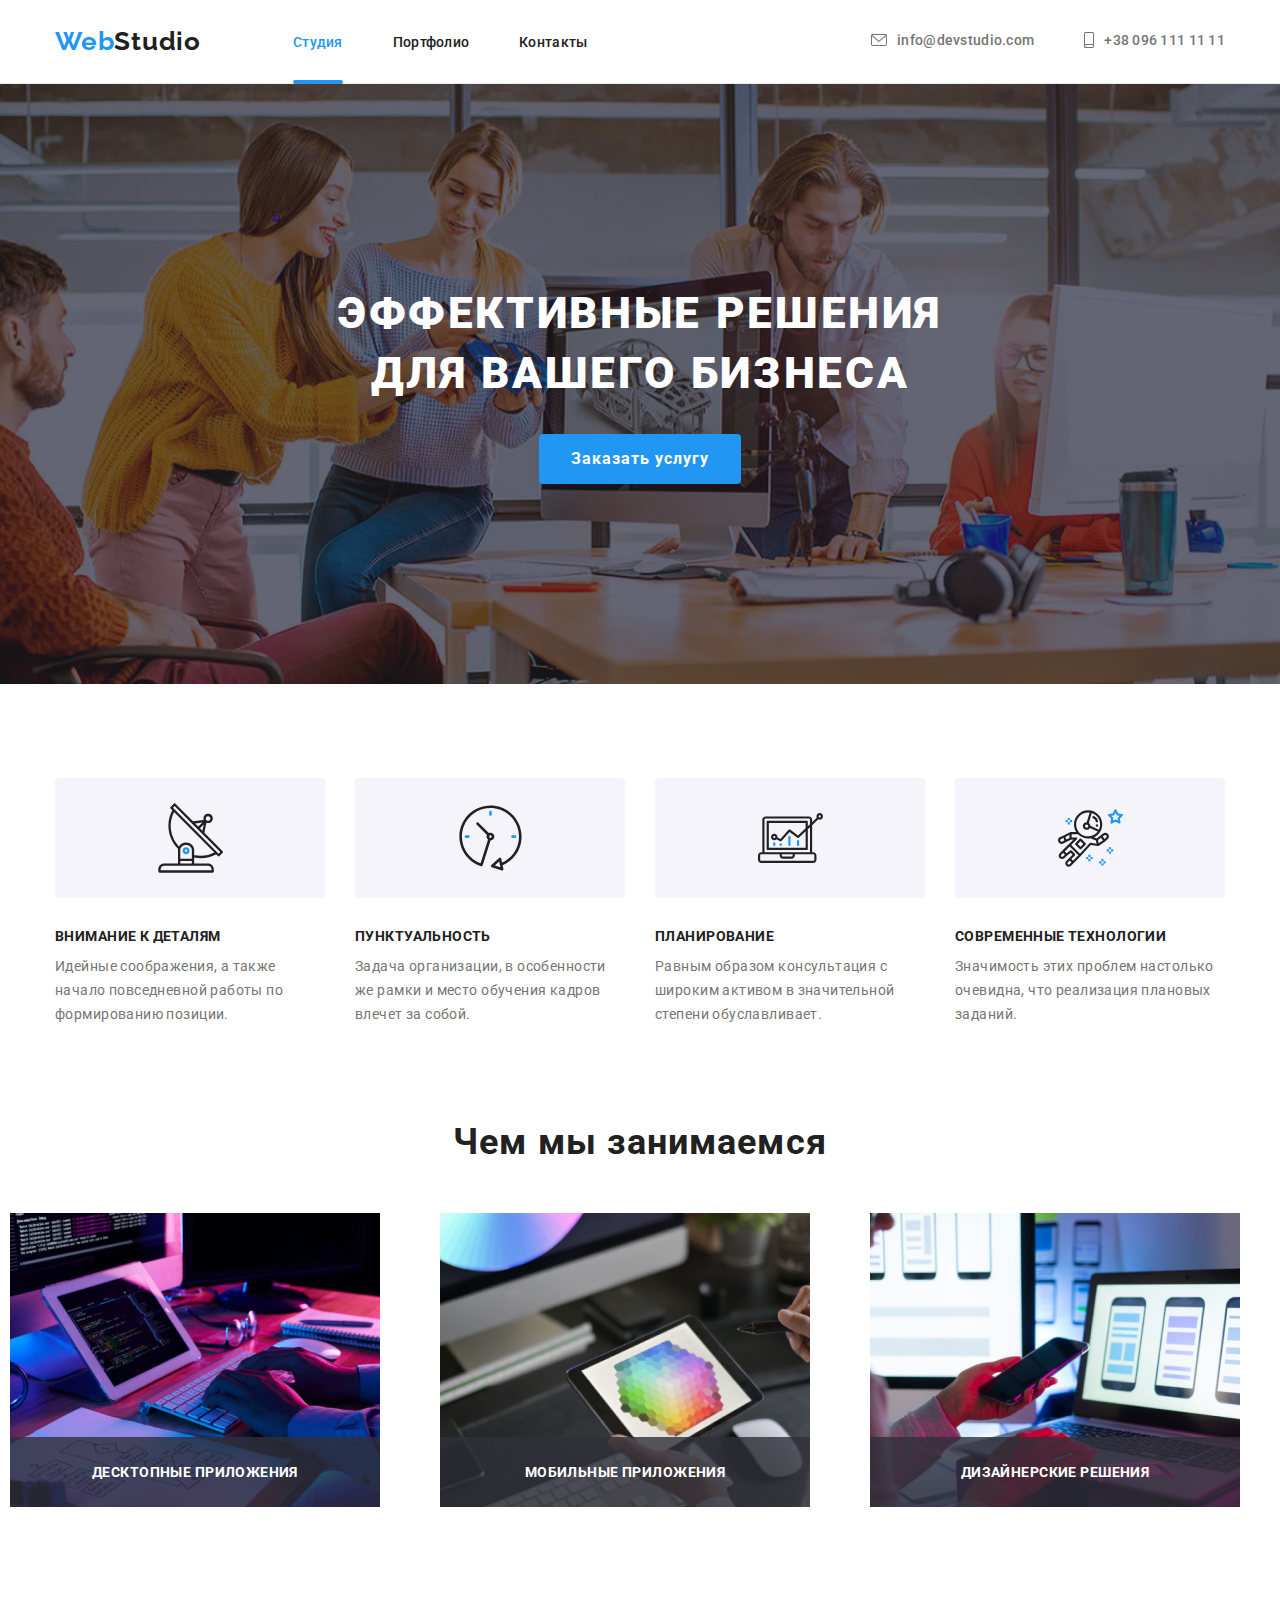
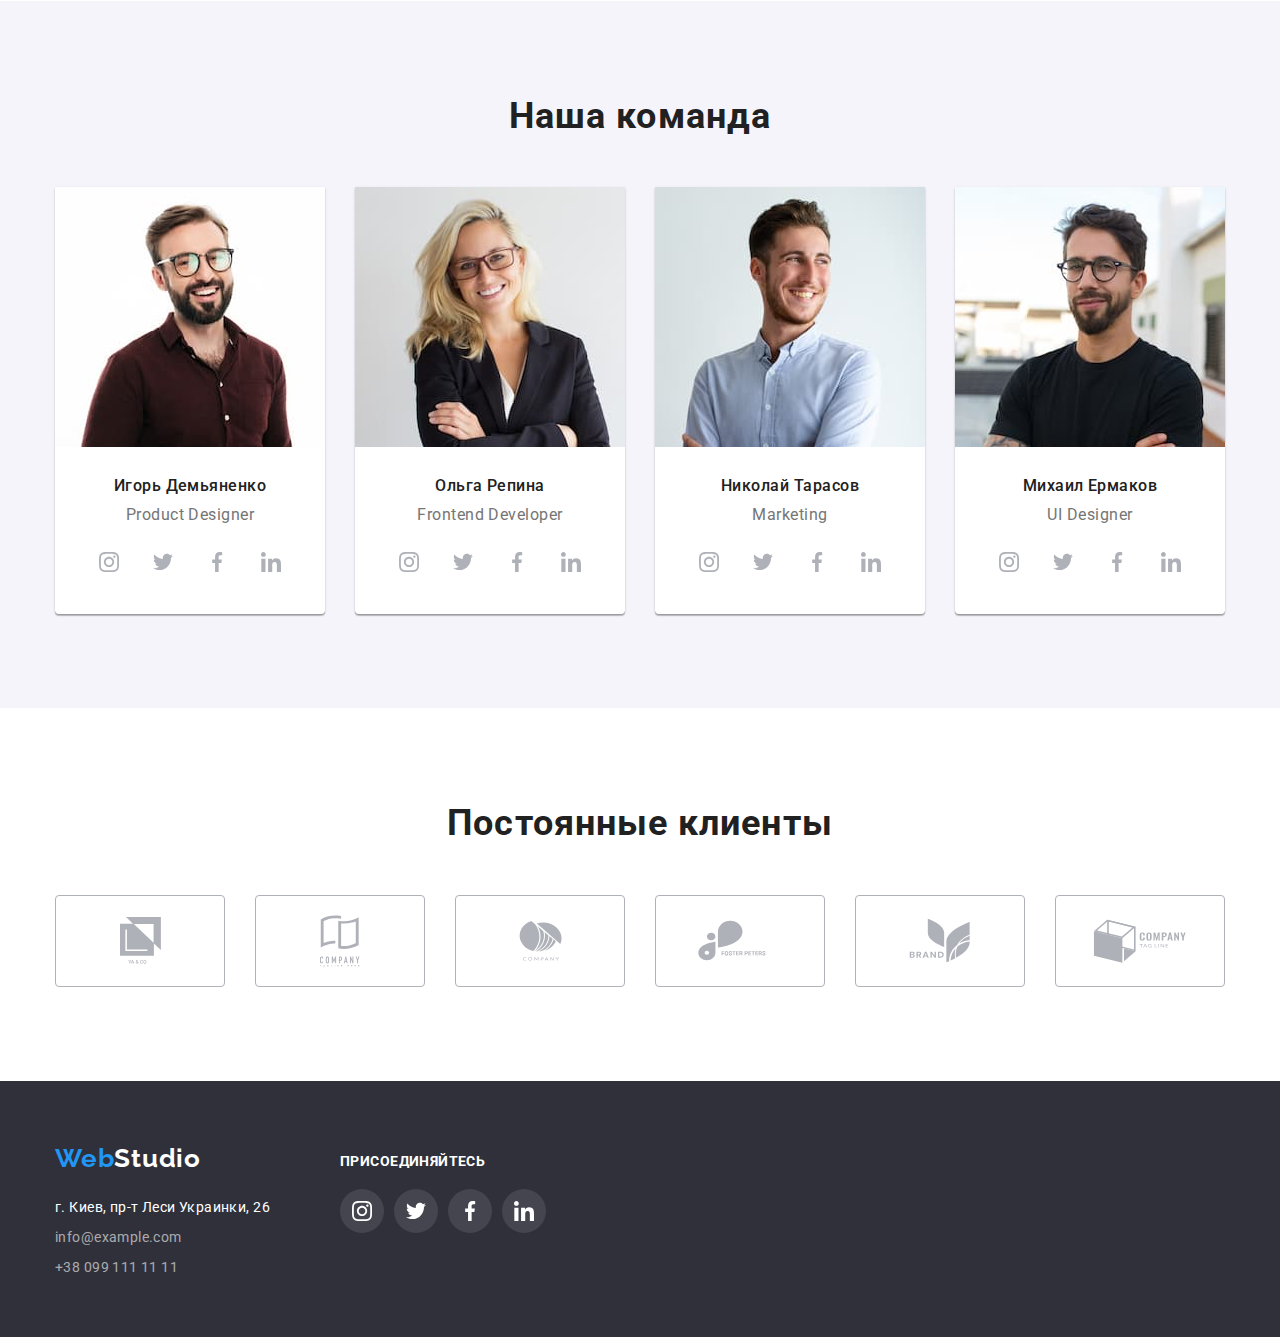
<file: index.html>
<!DOCTYPE html>
<html lang="ru">

<head>
    <meta charset="UTF-8">
    <meta http-equiv="X-UA-Compatible" content="IE=edge">
    <meta name="viewport" content="width=device-width, initial-scale=1.0">
    <title>first</title>
    <link rel="stylesheet" href="./css/modern-normalize.css">
    <link rel="preconnect" href="https://fonts.gstatic.com">
    <link href="https://fonts.googleapis.com/css2?family=Raleway:wght@700&family=Roboto:wght@400;500;700;900&display=swap"
        rel="stylesheet">
    <link rel="stylesheet" href="./css/style.css">
</head>

<template class="my_icons">

    <svg class="fon">
        <use href="../images/fon.svg"></use>
    </svg>
    <svg class="header_icon" width="16px" height="12px">
        <use href="./images/icons/sprite.svg#icon-envelope"></use>
    </svg>
    <svg class="header_icon" width="10px" height="16px">
        <use href="./images/icons/sprite.svg#icon-smartphone"></use>
    </svg>
    <svg class="info_icon" width="65,32px" height="70px">
        <use href="./images/icons/sprite.svg#icon-group"></use>
    </svg>

    <svg class="header_icon" width="20px" height="20px">
        <use href="./images/icons/sprite.svg#icon-instagram"></use>
    </svg>
    <svg class="header_icon" width="20px" height="20px">
        <use href="./images/icons/sprite.svg#icon-twitter"></use>
    </svg>
    <svg class="header_icon" width="20px" height="20px">
        <use href="./images/icons/sprite.svg#icon-facebook"></use>
    </svg>
    <svg class="header_icon" width="20px" height="20px">
        <use href="./images/icons/sprite.svg#icon-linkedin"></use>
    </svg><svg class="icon"></svg>
    <svg class="client_icon" width="41px" height="46,7px">
        <use href="./images/icons/sprite.svg#icon-group-1"></use>
    </svg>

</template>

<body>

    <!-- Head section -->
    <header>
        <div class="conteiner">
            <a href="" class="logo_style">Web<span class="logo_text">Studio</span></a>            
            <nav class="nav">                
                <ul class="header_link">
                    <li>                        
                        <a href="./index.html" class="current">Студия</a>                
                    </li>
                    <li>
                        <a href="./portfolio.html">Портфолио</a>
                    </li>
                    <li >
                        <a href="">Контакты</a>
                    </li>
                </ul>           
            </nav>           
            <ul class="header_contacts">

                <li class="cotacts_style_mail"> 
                    
                    <a href="mailto:info@devstudio.com">
                        <svg class="header_icon" width="16px" height="12px">
                            <use href="./images/icons/sprite.svg#icon-envelope"></use>
                        </svg>info@devstudio.com
                    </a>
                                     
                </li>

                <li class="cotacts_style_tel"> 

                    <a href="tel:+380961111111">
                        <svg class="header_icon" width="10px" height="16px">
                            <use href="./images/icons/sprite.svg#icon-smartphone"></use>
                        </svg>+38 096 111 11 11
                    </a>  
                                  
                </li>

            </ul>        
        </div>
    </header>
    <main>
        <!-- order section -->
        <section class="boss_tytle">
                <div class="conteiner">
                    <h1 class="boss_style">Эффективные решения<br> для вашего бизнеса</h1>
                    <button type="button" class="button_text" data-modal-open>Заказать услугу</button>
                </div>
        </section>
        <!-- info about us section -->
        <section class="info_about_us">
            <div class="conteiner">
                <ul>
                    <li>
                        <div class="info_item">  
                            <svg class="info_icon" width="65px" height="70px">
                                <use href="./images/icons/sprite.svg#icon-group"></use>
                            </svg>
                        </div>

                        <div class="info_text">
                            <h3>Внимание к деталям</h3>
                            <p>Идейные соображения, а также начало повседневной работы по формированию позиции.</p>
                        </div>
                    </li>
                    <li>
                        <div class="info_item">
                            <svg class="info_icon" width="65px" height="70px">
                                <use href="./images/icons/sprite.svg#icon-clock"></use>
                            </svg>
                        </div>

                        <div class="info_text">
                            <h3>Пунктуальность</h3>
                            <p>Задача организации, в особенности же рамки и место обучения кадров влечет за собой.</p>
                        </div>
                    <li>
                        <div class="info_item">
                            <svg class="info_icon" width="65px" height="70px">
                                <use href="./images/icons/sprite.svg#icon-diagram"></use>
                            </svg>
                        </div>

                        <div class="info_text">
                            <h3>Планирование</h3>
                            <p>Равным образом консультация с широким активом в значительной степени обуславливает.</p>
                        </div>
                    </li>
                    <li>
                        <div class="info_item">
                            <svg class="info_icon" width="65px" height="70px">
                                <use href="./images/icons/sprite.svg#icon-astronaut"></use>
                            </svg>
                        </div>

                        <div class="info_text">
                            <h3>Современные технологии</h3>
                            <p>Значимость этих проблем настолько очевидна, что реализация плановых заданий.</p>
                        </div>
                    </li>            
                </ul>
            </div>
        </section>
        <!-- studio section -->
        <section class="studio_style">
            <div class="conteiner">
                <h2 class="style_text_h2">Чем мы занимаемся</h2>
                <ul>
                    <li><img width="370px" src="./images/img1.jpg" alt="img1">
                        <p class="studio_text">Десктопные приложения</p>
                    </li>
                    <li><img width="370px" src="./images/img2.jpg" alt="img2">
                        <p class="studio_text">Мобильные приложения</p>
                    </li>
                    <li><img width="370px" src="./images/img3.jpg" alt="img3">
                        <p class="studio_text">Дизайнерские решения</p>
                    </li>
                </ul>
            </div>
        </section>
        <!-- team section -->
        <section class="team_section_style">
            <div class="conteiner">
                <h2 class="style_text_h2">Наша команда</h2>
                <ul class="team_block">
                    <li class="team_block_item">
                        <img width="270px" src="./images/photo1.jpg" alt="photo1">
                        <div class="team_item">
                            <h3>Игорь Демьяненко</h3>
                            <p>Product Designer</p>
                            <ul class="social">                               
                                <li><a href="">                        
                                        <svg class="social_icon" width="20px" height="20px">
                                            <use href="./images/icons/sprite.svg#icon-instagram"></use>
                                        </svg>                                    
                                    </a>
                                </li>
                                <li>
                                    <a href="">
                                        <svg class="social_icon" width="20px" height="20px">
                                            <use href="./images/icons/sprite.svg#icon-twitter"></use>
                                        </svg>
                                    </a>
                                </li>
                                <li>
                                    <a href="">
                                        <svg class="social_icon" width="20px" height="20px">
                                            <use href="./images/icons/sprite.svg#icon-facebook"></use>
                                        </svg>
                                    </a>
                                </li>
                                <li>
                                    <a href="">
                                        <svg class="social_icon" width="20px" height="20px">
                                            <use href="./images/icons/sprite.svg#icon-linkedin"></use>
                                        </svg>
                                    </a>
                                </li>                                
                            </ul>
                        </div>
                        
                       
                    </li>
                    <li class="team_block_item">
                        <img width="270px" src="./images/photo2.jpg" alt="photo2">
                        <div class="team_item">
                            <h3>Ольга Репина</h3>
                            <p>Frontend Developer</p>
                            <ul class="social">                               
                                <li><a href="">                        
                                        <svg class="social_icon" width="20px" height="20px">
                                            <use href="./images/icons/sprite.svg#icon-instagram"></use>
                                        </svg>                                    
                                    </a>
                                </li>
                                <li>
                                    <a href="">
                                        <svg class="social_icon" width="20px" height="20px">
                                            <use href="./images/icons/sprite.svg#icon-twitter"></use>
                                        </svg>
                                    </a>
                                </li>
                                <li>
                                    <a href="">
                                        <svg class="social_icon" width="20px" height="20px">
                                            <use href="./images/icons/sprite.svg#icon-facebook"></use>
                                        </svg>
                                    </a>
                                </li>
                                <li>
                                    <a href="">
                                        <svg class="social_icon" width="20px" height="20px">
                                            <use href="./images/icons/sprite.svg#icon-linkedin"></use>
                                        </svg>
                                    </a>
                                </li>                                
                            </ul>
                        </div>
                    </li>
                    <li class="team_block_item">
                        <img width="270px" src="./images/photo3.jpg" alt="photo3">
                        <div class="team_item">
                            <h3>Николай Тарасов</h3>
                            <p>Marketing</p>
                            <ul class="social">                               
                                <li><a href="">                        
                                        <svg class="social_icon" width="20px" height="20px">
                                            <use href="./images/icons/sprite.svg#icon-instagram"></use>
                                        </svg>                                    
                                    </a>
                                </li>
                                <li>
                                    <a href="">
                                        <svg class="social_icon" width="20px" height="20px">
                                            <use href="./images/icons/sprite.svg#icon-twitter"></use>
                                        </svg>
                                    </a>
                                </li>
                                <li>
                                    <a href="">
                                        <svg class="social_icon" width="20px" height="20px">
                                            <use href="./images/icons/sprite.svg#icon-facebook"></use>
                                        </svg>
                                    </a>
                                </li>
                                <li>
                                    <a href="">
                                        <svg class="social_icon" width="20px" height="20px">
                                            <use href="./images/icons/sprite.svg#icon-linkedin"></use>
                                        </svg>
                                    </a>
                                </li>                                
                            </ul>
                        </div>
                    </li>
                    <li class="team_block_item">
                        <img width="270px" src="./images/photo4.jpg" alt="photo4">
                        <div class="team_item">
                            <h3>Михаил Ермаков</h3>
                            <p>UI Designer</p>
                            <ul class="social">                               
                                <li><a href="">                        
                                        <svg class="social_icon" width="20px" height="20px">
                                            <use href="./images/icons/sprite.svg#icon-instagram"></use>
                                        </svg>                                    
                                    </a>
                                </li>
                                <li>
                                    <a href="">
                                        <svg class="social_icon" width="20px" height="20px">
                                            <use href="./images/icons/sprite.svg#icon-twitter"></use>
                                        </svg>
                                    </a>
                                </li>
                                <li>
                                    <a href="">
                                        <svg class="social_icon" width="20px" height="20px">
                                            <use href="./images/icons/sprite.svg#icon-facebook"></use>
                                        </svg>
                                    </a>
                                </li>
                                <li>
                                    <a href="">
                                        <svg class="social_icon" width="20px" height="20px">
                                            <use href="./images/icons/sprite.svg#icon-linkedin"></use>
                                        </svg>
                                    </a>
                                </li>                                
                            </ul>
                        </div>

                    </li>
                </ul>
            </div>
        </section>
        <!-- client section -->
        <section class="client_section">
            <div class="conteiner">
                <h2 class="style_text_h2">Постоянные клиенты</h2>            
                <ul>
                    <li>
                        <a href="">
                            <svg class="client_icon" width="41px" height="47px">
                                <use href="./images/icons/sprite.svg#icon-group-1"></use>
                            </svg>
                        </a>
                    </li>
                    <li>
                        <a href="">
                            <svg class="client_icon" width="40px" height="52px">
                                <use href="./images/icons/sprite.svg#icon-group-2"></use>
                            </svg>
                        </a>
                        <li>
                            <a href="">
                                <svg class="client_icon" width="43px" height="41px">
                                    <use href="./images/icons/sprite.svg#icon-group-3"></use>
                                </svg>
                            </a>
                        </li>
                        <li>
                            <a href="">
                                <svg class="client_icon" width="84px" height="41px">
                                    <use href="./images/icons/sprite.svg#icon-group-4"></use>
                                </svg>
                            </a>
                        </li>
                        <li>
                            <a href="">
                                <svg class="client_icon" width="62px" height="45px">
                                    <use href="./images/icons/sprite.svg#icon-group-5"></use>
                                </svg>
                            </a>
                        </li>
                        <li>
                            <a href="">
                                <svg class="client_icon" width="94px" height="44px">
                                    <use href="./images/icons/sprite.svg#icon-group-6"></use>
                                </svg>
                            </a>
                        </li>
                    </li>
                </ul>
            </div>
        </section>
    </main>
    <!-- contects -->
    <footer>        
        <div class="conteiner">
            <div>
                <a href="" class="logo_style">Web<span class="logo_text2">Studio</span></a>
                <address class="footer_style">
                    <ul class="adress_style">
                        <li> <a href="http://surl.li/vuvc" target="_blank" rel="noopener" > г. Киев, пр-т Леси Украинки, 26</a></li>
                        <li class="footer_cotacts_style"><a href="mailto:info@example.com">info@example.com</a></li>
                        <li class="footer_cotacts_style"><a href="tel:+380991111111">+38 099 111 11 11</a></li>                
                    </ul>
                    
                </address>
            </div>
            <div class="new-section">
                <p class="soc-item">присоединяйтесь</p> 
                <ul class="social">                               
                    <li><a href="">                        
                            <svg class="social_icon" width="20px" height="20px">
                                <use href="./images/icons/sprite.svg#icon-instagram"></use>
                            </svg>                                    
                        </a>
                    </li>
                    <li>
                        <a href="">
                            <svg class="social_icon" width="20px" height="20px">
                                <use href="./images/icons/sprite.svg#icon-twitter"></use>
                            </svg>
                        </a>
                    </li>
                    <li>
                        <a href="">
                            <svg class="social_icon" width="20px" height="20px">
                                <use href="./images/icons/sprite.svg#icon-facebook"></use>
                            </svg>
                        </a>
                    </li>
                    <li>
                        <a href="">
                            <svg class="social_icon" width="20px" height="20px">
                                <use href="./images/icons/sprite.svg#icon-linkedin"></use>
                            </svg>
                        </a>
                    </li>                                
                </ul>
            </div>
        </div>
        
    </footer>
    <div class="backdrop is-hidden" data-modal>
        <div class="modal">
            <button type="button" class="modal_close" data-modal-close>
                <svg class="modal_close_icon" width="11px" height="11px">
                    <use href="./images/icons/sprite.svg#icon-close"></use>
                </svg>
            </button>
        </div>
    </div>
    <script src="./js/modal.js"></script>
</body>

</html>
</file>
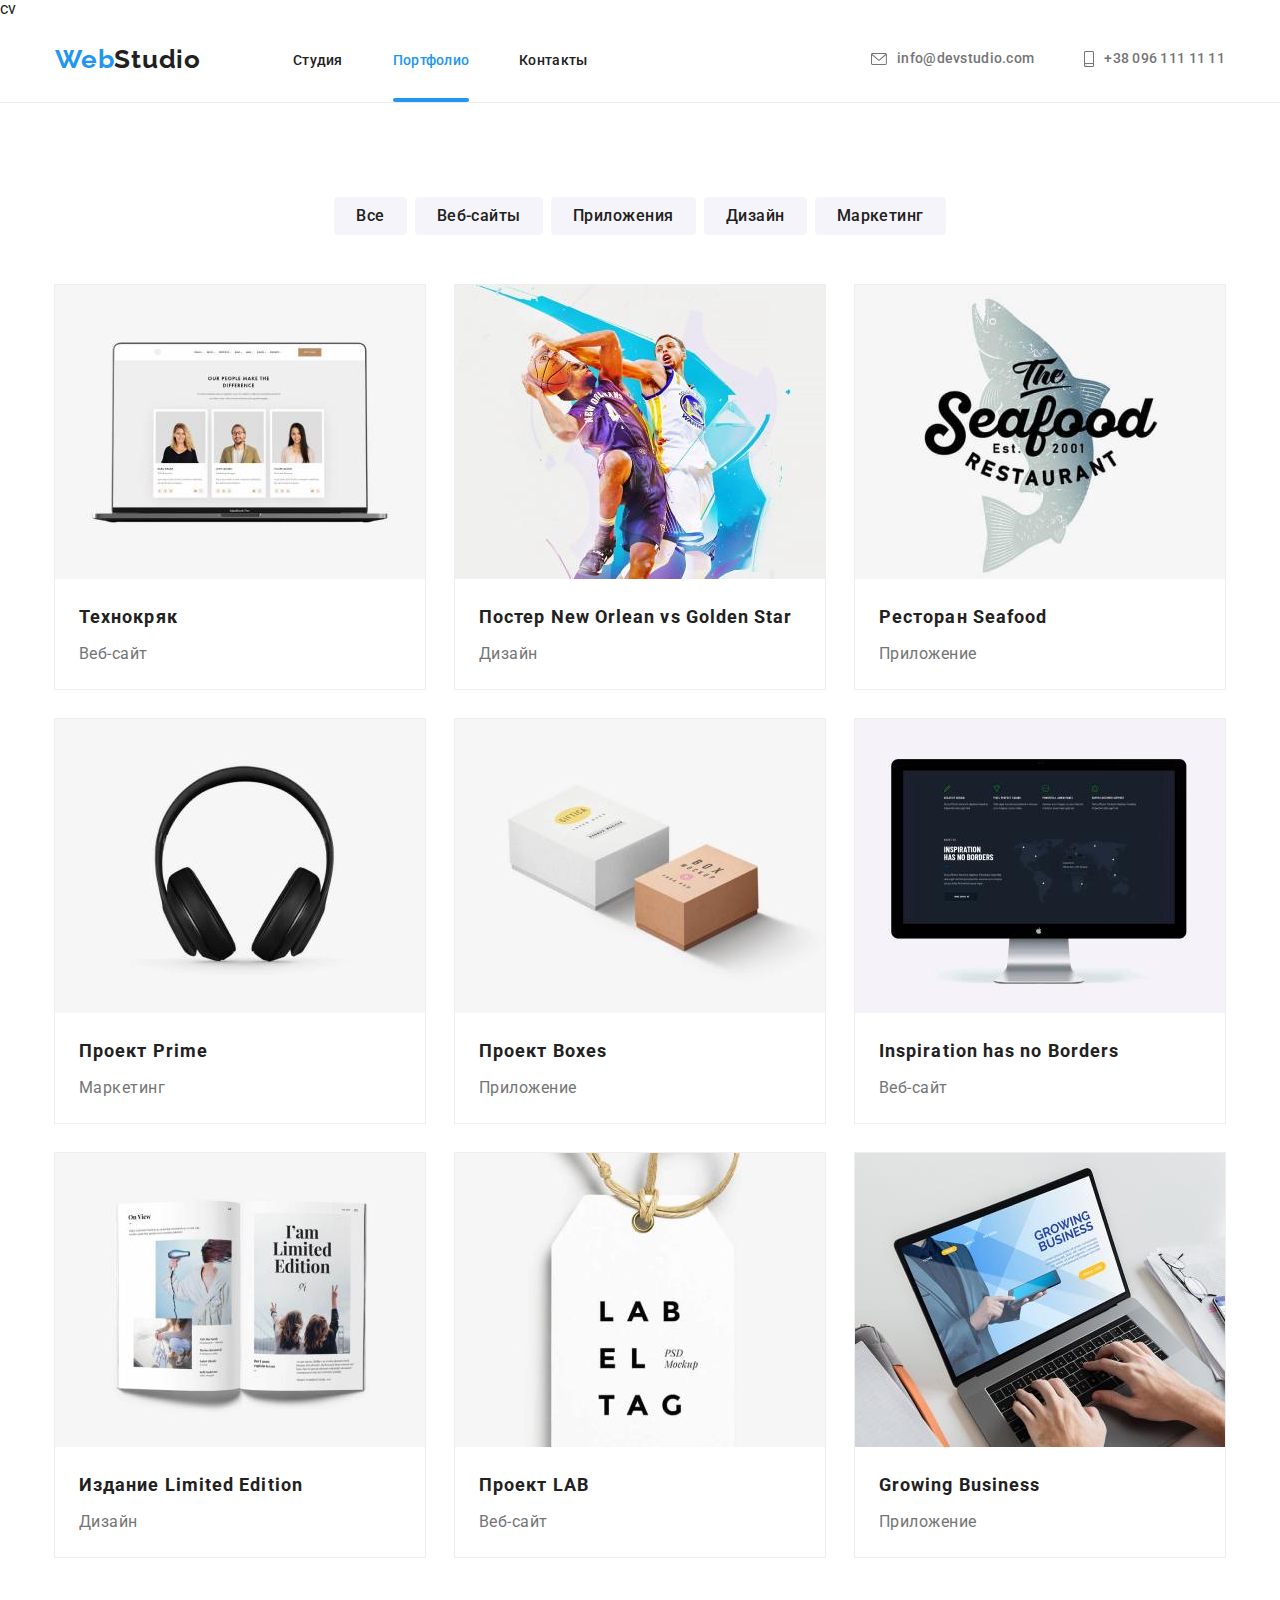
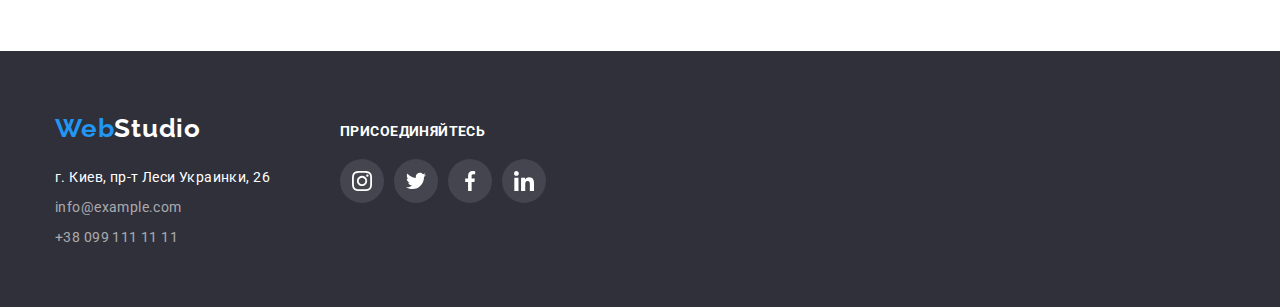
<file: portfolio.html>
cv<!DOCTYPE html>
<html   lang="ru">
<head>
    <meta charset="UTF-8">
    <meta http-equiv="X-UA-Compatible" content="IE=edge">
    <meta name="viewport" content="width=device-width, initial-scale=1.0">
    <title>porfolio</title>
    <link rel="stylesheet" href="./css/modern-normalize.css">
    <link rel="preconnect" href="https://fonts.gstatic.com">
    <link href="https://fonts.googleapis.com/css2?family=Raleway:wght@700&family=Roboto:wght@400;500;700;900&display=swap"
        rel="stylesheet">
    <link rel="stylesheet" href="./css/style.css">

</head>
<body>
        <!-- Head section -->
        <header>
            <div class="conteiner">
                <a href="" class="logo_style">Web<span class="logo_text">Studio</span></a>            
                <nav class="nav">                
                    <ul class="header_link">
                        <li>                        
                            <a href="./index.html" >Студия</a>                
                        </li>
                        <li>
                            <a href="./portfolio.html" class="current">Портфолио</a>
                        </li>
                        <li>
                            <a href="">Контакты</a>
                        </li>
                    </ul>           
                </nav>           
                <ul class="header_contacts">
    
                    <li class="cotacts_style_mail"> 
                        
                        <a href="mailto:info@devstudio.com">
                            <svg class="header_icon" width="16px" height="12px">
                                <use href="./images/icons/sprite.svg#icon-envelope"></use>
                            </svg>info@devstudio.com
                        </a>
                                         
                    </li>
    
                    <li class="cotacts_style_tel"> 
    
                        <a href="tel:+380961111111">
                            <svg class="header_icon" width="10px" height="16px">
                                <use href="./images/icons/sprite.svg#icon-smartphone"></use>
                            </svg>+38 096 111 11 11
                        </a>  
                                      
                    </li>
    
                </ul>        
            </div>
        </header>
    <main> 
        <section class="portfolio">
            <div class="conteiner">               
                <ul class="button_port_style">
                    <li><button type="button">Все</button></li>
                    <li><button type="button">Веб-сайты</button></li>
                    <li><button type="button">Приложения</button></li>
                    <li><button type="button">Дизайн</button></li>
                    <li><button type="button">Маркетинг</button></li>
                </ul>
                <ul class="style_title_port">                    
                        <li>   
                            <a href="" class="card">
                                <div class="card_div">   
                                    <img width="370px" src="./images/parfolio-img/img1.jpg" alt="img1">
                                    <p class="card_text">Технокряк это современная площадка распространения коронавируса. Компании используют эту платформу для цифрового шпионажа и атак на защищённые сервера конкурентов.</p>
                                </div>  
                                <div class="port_item">
                                    <h3>Технокряк</h3>
                                    <p>Веб-сайт</p> 
                                </div>
                            </a>               
                        </li>

                        <li>
                            <a href="" class="card">
                                <img width="370px" src="./images/parfolio-img/img2.jpg" alt="img2">
                                <div class="port_item">
                                    <h3>Постер New Orlean vs Golden Star</h3>
                                    <p>Дизайн</p>
                                </div>
                            </a>
                        </li>                    
                    
                        <li>
                            <a href="" class="card">
                                <img width="370px" src="./images/parfolio-img/img3.jpg" alt="img3">
                                <div class="port_item">
                                    <h3>Ресторан Seafood</h3>
                                    <p>Приложение</p>
                                </div>
                            </a>
                        </li>                    
                    
                        <li>
                            <a href="" class="card">
                                <img width="370px" src="./images/parfolio-img/img4.jpg" alt="img4">
                                <div class="port_item">
                                    <h3>Проект Prime</h3>
                                    <p>Маркетинг</p>
                                </div>
                            </a>
                        </li>                    
                    
                        <li>
                            <a href="" class="card">
                                <img width="370px" src="./images/parfolio-img/img5.jpg" alt="img5">
                                <div class="port_item">
                                    <h3>Проект Boxes</h3>
                                    <p>Приложение</p>
                                </div>
                            </a>
                        </li>                    
                    
                        <li>
                            <a href="" class="card">
                                <img width="370px" src="./images/parfolio-img/img6.jpg" alt="img6">
                                <div class="port_item">
                                    <h3>Inspiration has no Borders</h3>
                                    <p>Веб-сайт</p>
                                </div>
                            </a> 
                        </li>                   
                    
                        <li>
                            <a href="" class="card">
                                <img width="370px" src="./images/parfolio-img/img7.jpg" alt="img7">
                                <div class="port_item">
                                    <h3>Издание Limited Edition</h3>
                                    <p>Дизайн</p>
                                </div>
                            </a> 
                        </li>                   
                   
                        <li> 
                            <a href="" class="card">
                                <img width="370px" src="./images/parfolio-img/img8.jpg" alt="img8">
                                <div class="port_item">
                                    <h3>Проект LAB</h3>
                                    <p>Веб-сайт</p>
                                </div>
                            </a>    
                    </li>                   
                    
                        <li>
                            <a href="" class="card">
                                <img width="370px" src="./images/parfolio-img/img9.jpg" alt="img9">
                                <div class="port_item">
                                    <h3>Growing Business</h3>
                                    <p>Приложение</p>
                                </div>
                            </a>     
                        </li>
                                  
                </ul>
            </div>
        </section>
    </main>
    <!-- contects -->
    <footer>        
        <div class="conteiner">
            <div>
                <a href="" class="logo_style">Web<span class="logo_text2">Studio</span></a>
                <address class="footer_style">
                    <ul class="adress_style">
                        <li> <a href="http://surl.li/vuvc" target="_blank" rel="noopener" > г. Киев, пр-т Леси Украинки, 26</a></li>
                        <li class="footer_cotacts_style"><a href="mailto:info@example.com">info@example.com</a></li>
                        <li class="footer_cotacts_style"><a href="tel:+380991111111">+38 099 111 11 11</a></li>                
                    </ul>
                    
                </address>
            </div>
            <div class="new-section">
                <p class="soc-item">присоединяйтесь</p> 
                <div class="social"> 
                                                
                    <a href="">                        
                        <svg class="social_icon" width="20px" height="20px">
                            <use href="./images/icons/sprite.svg#icon-instagram"></use>
                        </svg>
                    </a>
                    
                    <a href="">
                        <svg class="social_icon" width="20px" height="20px">
                            <use href="./images/icons/sprite.svg#icon-twitter"></use>
                        </svg>
                    </a>

                    <a href="">
                        <svg class="social_icon" width="20px" height="20px">
                            <use href="./images/icons/sprite.svg#icon-facebook"></use>
                        </svg>
                    </a>
                    
                    <a href="">
                        <svg class="social_icon" width="20px" height="20px">
                            <use href="./images/icons/sprite.svg#icon-linkedin"></use>
                        </svg>
                    </a>                                
                </div>
            </div>
        </div>
        
    </footer>
</body>
</html>
</file>
<file: css/style.css>
/* VARIABLES */
:root {
 --petty-color: #2196f3; 
 --black-color: #212121;
 --second-text-color: #757575;
 --other-text-ff: #ffffff;
 --gray-color: #2f303a;
 --white-color: #E5E5E5;
 --white-second-color: #F5F4FA; 
 --social-first-color: #AFB1B8;
 --social-second-color: #FFFFFF1A;
 --client-border: #AFB1B8;
 --box-shadow: 0px 1px 1px rgba(0, 0, 0, 0.12), 0px 4px 4px rgba(0, 0, 0, 0.06), 1px 4px 6px rgba(0, 0, 0, 0.16);
 }



/* Logo style */
.logo_style {
  display: inline-block;
  font-family: "Raleway";
  font-weight: bold;
  font-size: 26px;
  line-height: 1.363;
  color: var(--petty-color);
  letter-spacing: 0.03em;
  margin-right: 93px;  
  width: 145px;
  }
.logo_style:focus,
.logo_style:hover{
  background-color: inherit;
  border: none; 
}
.logo_text {
  color: var(--black-color);
}
.logo_text2 {
  color: var(--other-text-ff);

}
/* <!-- Head section --> */
header{
  border-bottom: 1px solid #ECECEC;
  padding-top: 24px;
  padding-bottom: 24px;

}

header .conteiner{

  display: flex;
  align-items: center;
}

.header_link,
.header_contacts {
  font-weight: 500;
  font-size: 14px;
  line-height: 1.172;
  letter-spacing: 0.02em;
  color: var(--second-text-color);
  display: flex;
  margin: 0;
  
}
.header_contacts li a{
  display: inline-flex;
  align-items: center;
  transition: color 250ms cubic-bezier(0.4, 0, 0.2, 1), fill 250ms linear;
}
header .conteiner .nav .header_link :not(:last-child){
   margin-right: 50px;
}
header .conteiner .header_contacts :not(:last-child) {
  margin-right: 50px;
}
.header_icon {
  margin-right: 10px;   
}
.header_link li a{
  transition: color 250ms cubic-bezier(0.4, 0, 0.2, 1);
  position: relative;
}

.header_link a:hover,
.header_link a:focus   
 {
  font-weight: 500;
  font-size: 14px;
  line-height: 1.172;
  letter-spacing: 0.02em;
  color: var(--petty-color);
  background-color: inherit;
  border: none;
}
.header_contacts a:hover, 
.header_contacts a:focus
 {
  font-weight: 500;
  font-size: 14px;
  line-height: 1.172;
  letter-spacing: 0.02em;
  color: var(--petty-color);
  fill: var(--petty-color);
  background-color: inherit;
  border: none;
}


.header_link  {
  color: var(--black-color);
  }
.header_contacts  {
  margin-left: auto;
  fill: var(--second-text-color);
}
.current{
  color: var(--petty-color);
}
.current::after {
  content: '';
  width: 100%;
  height: 4px;
  background-color: var(--petty-color);
  border-radius: 2px;
  position: absolute;
  display: block;
  bottom: -34.5px;
}

/* <!-- Main --> */

/* order section */



.boss_tytle {
  padding-top: 200px;
  padding-bottom: 200px;
  justify-content: center;
  /* background-color: var(--gray-color); */
  font-family: inherit;
  text-align: center;
  background-position: center;
  background-size: cover;
  background-image: linear-gradient(to right, rgba(47, 48, 58, 0.4), rgba(47, 48, 58, 0.4)),  url("../images/img-fon.svg")
  
}
  
 .boss_tytle h1 {
  width: 696;
  text-align: center;
}
.boss_style {  
  font-weight: 900;
  font-size: 44px;
  line-height: 1.363;
  color: var(--other-text-ff);
  letter-spacing: 0.06em;
  text-transform: uppercase;
  margin: 0 auto;
}
.button_text {

  letter-spacing: 0.06em;
  font-weight: bold;
  font-size: 16px;
  line-height: 1.875;
  margin: 30px auto auto;
  border: 0;
  background-color: var(--petty-color);
  border-radius: 4px;
  color: var(--other-text-ff);
  cursor: pointer;
  padding: 10px 32px;
}




/* info about us section */


.info_about_us{  

  padding-top: 94px;
  padding-bottom: 94px;
}

.info_about_us .conteiner li {
  width: 270px;
  
  
}

.info_about_us .conteiner ul{
  font-size: 14px;
  letter-spacing: 0.03em;
  display: flex;
  justify-content: space-between;
    
}
.info_about_us .conteiner ul li p {
  margin-top: 10px; 
  
}
.info_about_us h3{
  font-weight: bold;
  line-height: 1.172;
  font-size: 14px;
  text-transform: uppercase;
  color: var(--black-color);  
}
.info_about_us .conteiner p{
  line-height: 1.714;
  color: var(--second-text-color);
  padding: 0;
}
.info_item {
  width: 270px;
  height: 120px;
  background-color: #F5F4FA;
  border-radius: 4px;
  display: flex;
  justify-content: center;
  align-items: center;
  margin-bottom: 30px;
}
.info_icon{
  box-sizing: content-box ;
  background-color: #F5F4FA;
  }
/* studio section */
.studio_style{
  padding-bottom: 94px;
}

.studio_style .conteiner ul{
  display: flex;
  justify-content: center;

}
.studio_style .conteiner ul :not(:last-child) {
  margin-right: 30px;
}

.style_text_h2 {
  font-weight: bold;
  font-size: 36px;
  line-height: 1.171;
  letter-spacing: 0.03em;
  color: var(--black-color);
  text-align: center;
  margin-bottom: 50px;
}
.studio_style .conteiner ul li{
  position: relative;
}
.studio_text {
  position: absolute;
  bottom: 0px;
  width: 370px;
  height: 70px;
  background:  rgba(47, 48, 58, 0.8);
  color: var(--other-text-ff);
  text-transform: uppercase;
  text-align: center;
  font-weight: bold;
  letter-spacing: 0.03em;
  font-size: 14px;
  line-height: 16px;
  font-weight: bold;
  padding: 27px;


}
/* team section */

.team_section_style {
  padding-top: 94px;
  padding-bottom: 94px;
  background: var(--white-second-color);
}

.team_section_style .conteiner .style_text_h2{
justify-content: center;
}
.team_section_style .conteiner .team_block{
  display: flex;
  justify-content: space-between;
  text-align: center;
  
}
.team_section_style .conteiner .team_block .team_block_item h3{
  font-weight: 500;
  font-size: 16px;
  line-height: 1.171;
  letter-spacing: 0.03em;
  color: var(--black-color);
  margin-bottom: 10px;
}
.team_section_style .conteiner .team_block .team_block_item p{
  font-size: 16px;
  line-height: 1.171;
  letter-spacing: 0.03em;
  color: var(--second-text-color);
  margin-bottom: 16px;
}
.team_item {
  padding: 30px 0;
}
.social {
  display: flex;
  justify-content: center;
}

.social a{
  fill: var(--social-first-color);
  background-color: var(--other-text-ff);
  border-radius: 50%;
  width: 44px;
  height: 44px;
  transition: fill 250ms cubic-bezier(0.4, 0, 0.2, 1), background-color 250ms cubic-bezier(0.4, 0, 0.2, 1);
  }
.social a:hover,
.social a:focus {
  fill: var(--other-text-ff);
  background-color: var(--petty-color);
}

.team_section_style .conteiner .team_block .social a {
display: flex;
justify-content: center;
align-items: center;

} 
.team_section_style .conteiner .team_block .social :not(:last-child){
  margin-right: 10px;
}



.team_block .team_block_item{
  box-shadow: 0px 1px 3px rgba(0, 0, 0, 0.12), 0px 1px 1px rgba(0, 0, 0, 0.14), 0px 2px 1px rgba(0, 0, 0, 0.2);
  border-radius: 0px 0px 4px 4px;
  background: var(--other-text-ff);
}
/* clients section */

.client_section {
  padding: 94px 0;
}
.client_section .conteiner ul{
  display: flex;
  justify-content: center;
}
.client_section .conteiner ul li a{
width: 170px;
height: 92px;
border: 1px solid var(--client-border);
border-radius: 4px;
display: flex;
justify-content: center;
align-items: center;
fill: var(--client-border);
transition: fill 250ms cubic-bezier(0.4, 0, 0.2, 1), background-color 250ms cubic-bezier(0.4, 0, 0.2, 1);

}
.client_section .conteiner ul :not(:last-child){
  margin-right: 30px;
}
.client_section .conteiner ul li a:hover,
.client_section .conteiner ul li a:focus{
  fill: var(--petty-color);
  border: 1px solid var(--petty-color);
  background-color: inherit;
}

/* PORTFOLIO */

/* main style */

.portfolio {
  padding-top: 94px;
  padding-bottom: 94px;
}

.conteiner .button_port_style {
display: flex;
justify-content: center;
margin-bottom: 50px;
}
.conteiner .button_port_style :not(:last-child){
  margin-right: 8px;
}
.button_port_style li {
  list-style-type: none;

}

.button_port_style button  {
  font-weight: 500;
  font-size: 16px;
  line-height: 1.625;
  text-align: center;
  letter-spacing: 0.03em;
  padding: 6px 22px;
  background: var(--white-second-color);
  border-radius: 4px;
  color: var(--black-color);
  cursor: pointer;
  border-width: 0px;
  transition: color 250ms cubic-bezier(0.4, 0, 0.2, 1), background-color 250ms cubic-bezier(0.4, 0, 0.2, 1);
}

.button_port_style button:hover,
.button_port_style button:focus {
  background: var(--petty-color);
  color: var(--other-text-ff);
  
}
.style_title_port{
  display: flex;
  flex-direction: row;
  flex-wrap: wrap;  
  margin-top: -30px;
  margin-left: -30px; 
  }
   
.style_title_port li{  
    background-color: var(--other-text-ff);
    outline: 1px solid #EEEEEE;
    margin-top: 30px;
    margin-left: 30px; 
    flex-basis: calc((100% / 3) - 30px);  
    transition: box-shadow 250ms cubic-bezier(0.4, 0, 0.2, 1);     
  }     
.style_title_port li:hover,   
.style_title_port li:focus {
  box-shadow: var(--box-shadow);
}
.port_item {
  padding: 20px 24px; 
    
}
.style_title_port .port_item h3{
  font-weight: bold;
  font-size: 18px;
  line-height: 2;
  letter-spacing: 0.06em;
  color: var(--black-color);
  margin-bottom: 4px; 
    
}

.style_title_port .port_item p{
  font-size: 16px;
  line-height: 1.875;
  letter-spacing: 0.03em;
  color: var(--second-text-color);
 
}

.card_div {
  position: relative;
  overflow: hidden;
    
}
.card_text  {
  position: absolute;
  left: 0px;
  top: 0px;
  font-size: 18px;
  line-height: 1.555;
  letter-spacing: 0.03em;
  background-color: rgba(33, 150, 243, 0.9);
  color: var(--other-text-ff);
  transform: translateY(100%);
  padding: 63px 24px;
  transition: transform 250ms cubic-bezier(0.4, 0, 0.2, 1);
}
.style_title_port li:hover .card_text {
  transform: translateY(0);
  }

/* footer section */
footer {
  padding-top: 60px;
  padding-bottom: 60px;
  background: var(--gray-color);
}
.footer_cotacts_style{  
  color: rgba(255, 255, 255, 0.6);
}
footer .conteiner .logo_style {
  margin-bottom: 20px;
  margin-right: 0;
}
footer .conteiner {  
  display: flex;

}
footer .conteiner .footer_style .adress_style  {
  display: flex;
  flex-direction: column;
  font-style: normal;
  background: var(--gray-color);
  font-size: 14px;
  line-height: 1.714;
  letter-spacing: 0.03em;
}
footer .conteiner .new-section {
  margin-left: 70px;
  margin-top: 12px;

}
footer .conteiner .social {
    flex-direction: row;
    margin-top: 20px;
}
footer .conteiner .social :not(:last-child){
  margin-right: 10px;
}
footer .conteiner .social a{
  display: flex;
  align-items: center;
  justify-content: center;
  background-color: var(--social-second-color);
  fill: var(--other-text-ff);

}
footer .conteiner .social a:hover,  
footer .conteiner .social a:focus  {
  background-color: var(--petty-color);
}
.adress_style{
  color: var(--other-text-ff);
}
.adress_style li {
  height: 21px;
  }
.adress_style :not(:first-child){
    margin-top: 9px
  }
.soc-item {
  color: var(--other-text-ff);
  font-weight: bold;
  font-size: 14px;
  line-height: 1.172;
  letter-spacing: 0.03em;
  text-transform: uppercase;
}


.backdrop {
  width: 100vw;
  height: 100vh;
  background-color: rgba(0, 0, 0, 0.2);
  position: fixed;
  top: 0;
  transition: opacity 1500ms, visibility 1500ms;
}

.backdrop.is-hidden .modal {
  transform: scale(1.9) rotatex(180deg) translate(-300px);
  transition: transform 1000ms;
}

.modal {
  width: 528px;
  height: 581px;
  background: var(--other-text-ff);
  box-shadow: 0px 1px 3px rgba(0, 0, 0, 0.12), 0px 1px 1px rgba(0, 0, 0, 0.14), 0px 2px 1px rgba(0, 0, 0, 0.2);
  border-radius: 4px;
  position: absolute;
  top: 50%;
  left: 50%;
  transform: translate(-50%, -50%);
  transition: transform 1000ms;  
}
.modal_close {
  width: 30px;
  height: 30px;
  border: 1px solid rgba(0, 0, 0, 0.1);
  border-radius: 50%;
  box-sizing: border-box;
  background-color: transparent;
  position: absolute;
  top: 8px;
  right: 8px;
  display: flex;
  align-items: center;
  justify-content: center;
  }

.is-hidden {
  visibility: hidden;
  opacity: 0;
  pointer-events: none;
}
</file>
